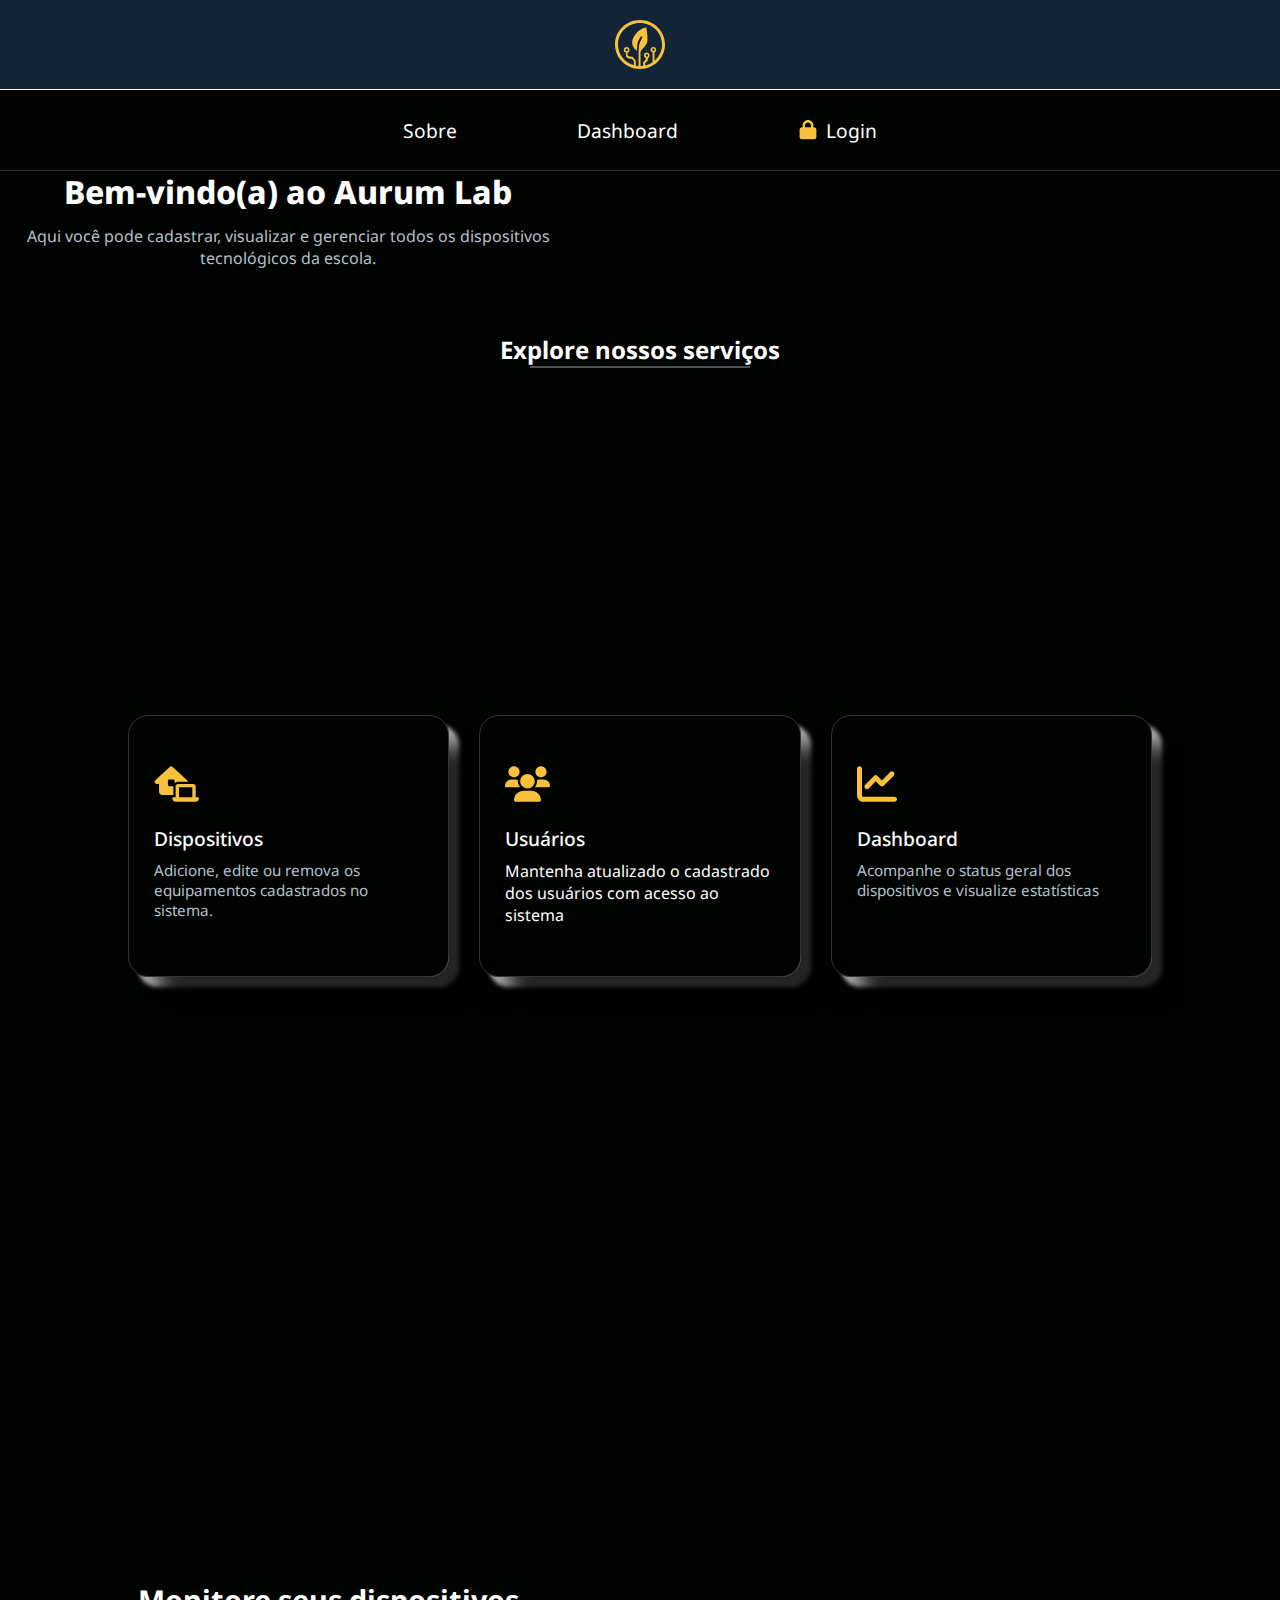
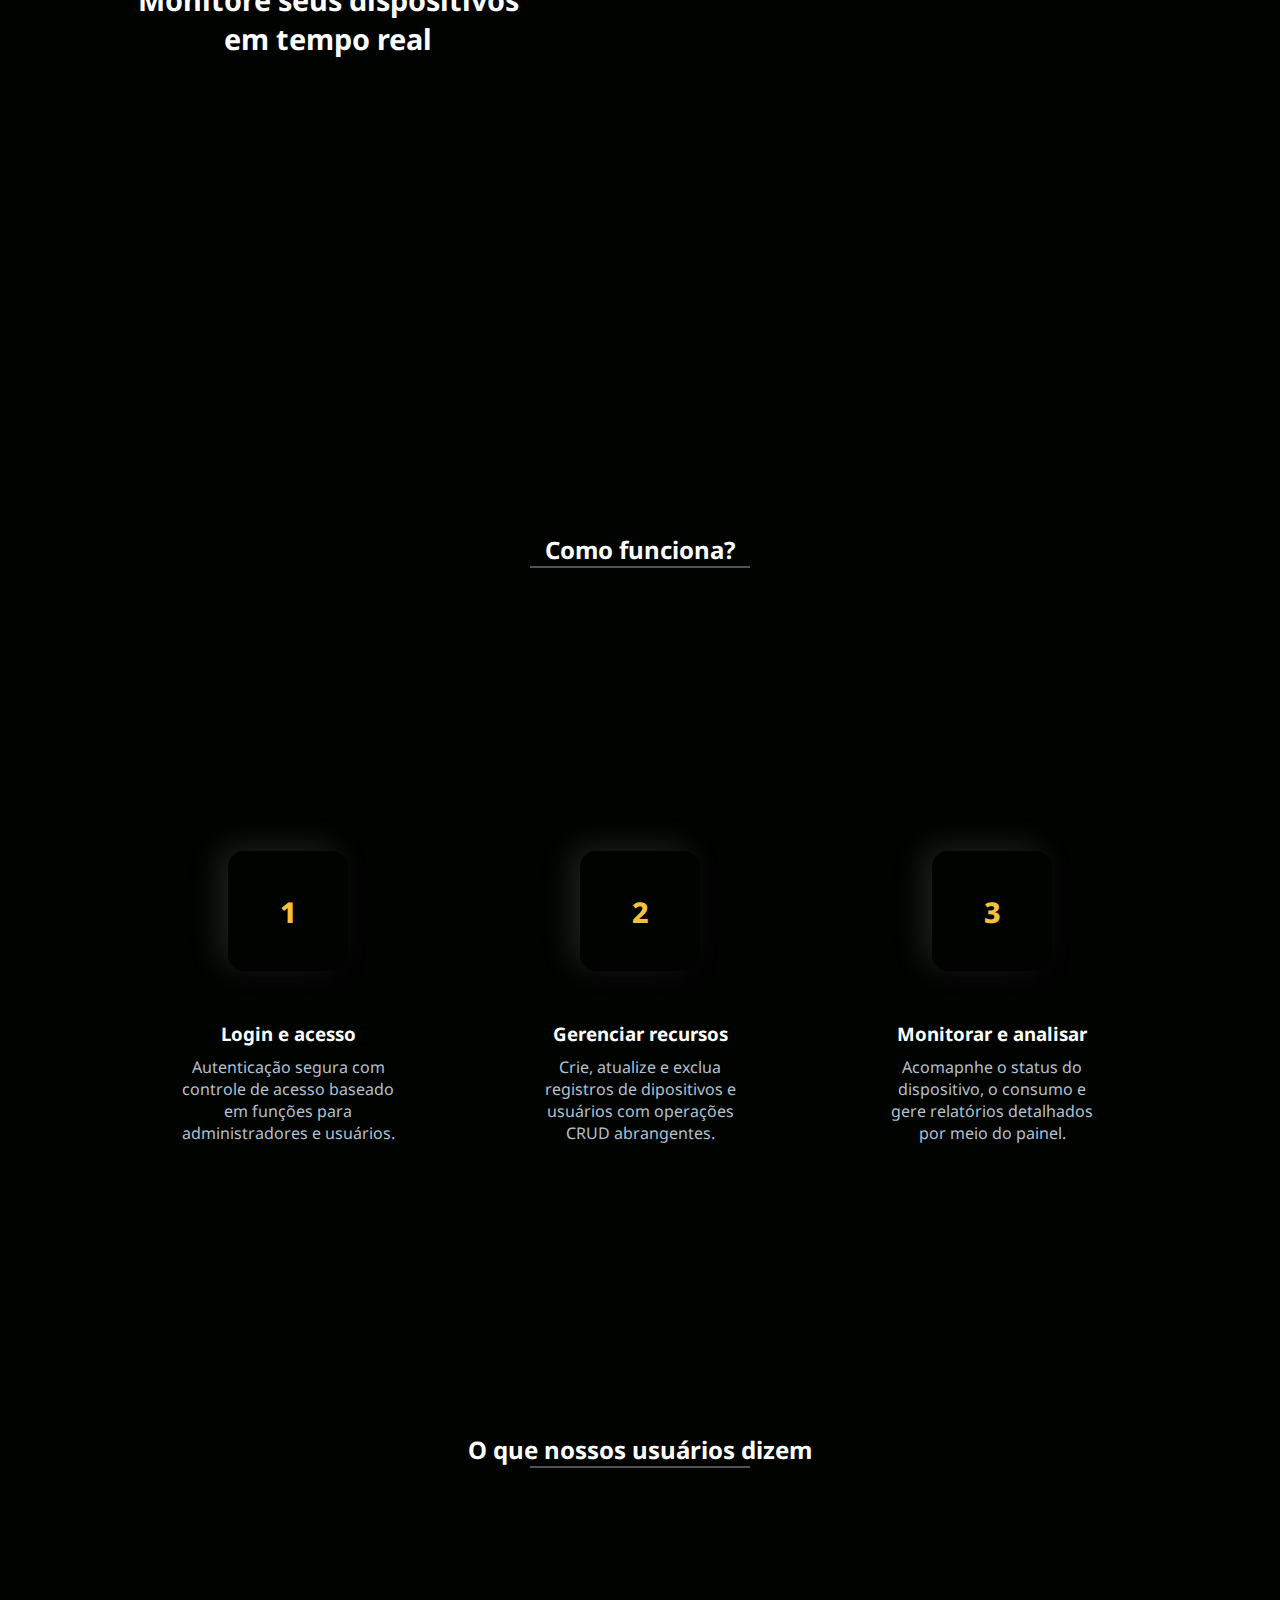
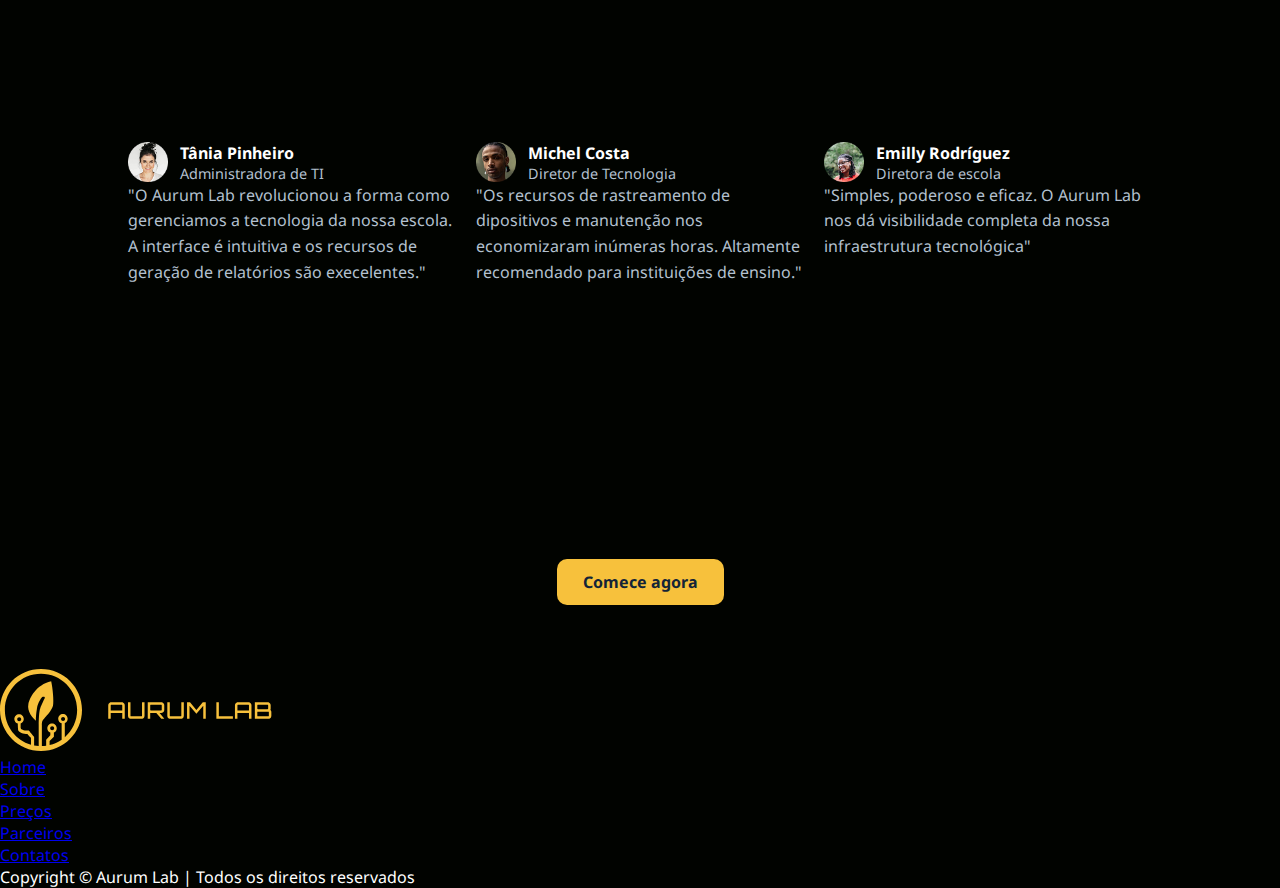
<file: index.html>
<!DOCTYPE html>
<html lang="pt-br">
<head>
    <meta charset="UTF-8">
    <meta name="viewport" content="width=device-width, initial-scale=1.0">
    <title>Aurum Lab - Home</title>
    <link rel="stylesheet" href="styles/styles.css">
</head>
<body>
   <header class="cabecalho">
    <a href="#" class="barra-topo">
        <img src="assets/img/icone-logo.svg" alt="Logotipo Aurum Lab" class="logo">
    </a>
    <nav class="navegacao">
        <ul class="lista-menu">
            <li><a href="" class="link-ativo">Sobre</a></li>
            <li><a href="">Dashboard</a></li>
            <li>
                <a href="" class="item-login">
                    <img class="cadeado" src="assets/icon/lock.svg" alt="">
                    Login
                </a>
            </li>
        </ul>
    </nav>
   </header>
   <main>
    <section class="sessao-banner">
        <div class="textos-banner">
            <h1 class="titulo-banner-principal">Bem-vindo(a) ao Aurum Lab</h1>
            <p class="subtitulo-banner">Aqui você pode cadastrar, visualizar e gerenciar todos os dispositivos tecnológicos da escola.</p>
        </div>
    </section> 
    <section class="secao-servicos">
        <div class="cabecalho-secao">
            <h2>Explore nossos serviços</h2>
            <span class="linha-decorativa"></span>
        </div>
        <div class="grade-servicos">
            <div class="cartao-servico">
                <img src="assets/icon/house-laptop.svg" alt="" class="icone">
                <h3 class="titulo-cartao">Dispositivos</h3>
                <p class="descricao-cartao">Adicione, edite ou remova os equipamentos cadastrados no sistema.</p>
            </div>
            <div class="cartao-servico">
                <img src="assets/icon/users.svg" alt="" class="icone">
                <h3 class="titulo-cartao">Usuários</h3>
                <p class="descricaco-cartao">Mantenha atualizado o cadastrado dos usuários com acesso ao sistema </p>
            </div>
            <div class="cartao-servico">
                <img src="assets/icon/chart-line.svg" alt="" class="icone">
                <h3 class="titulo-cartao">Dashboard</h3>
                <p class="descricao-cartao">Acompanhe o status geral dos dispositivos e visualize estatísticas</p>
            </div>
        </div>
    </section>
   </main>
   <!-- SEÇÃO MONITORAMENTO -->
   <section class="secao-monitoramento">
    <h2 class="titulo-banner-meio">Monitore seus dispositivos em tempo real</h2>
</section>

<!-- SEÇÃO COMO FUNCIONA -->
<section class="secao-como-funciona">
<div class="cabecalho-secao">
    <h2 class="titulo-secao">Como funciona?</h2>
    <span class="linha-decorativa"></span>
</div>
<div class="grade-passos">
    <div class="passo">
        <span class="numero-passo">1</span>
        <h3 class="titulo-passo">Login e acesso</h3>
        <p class="texto-passo">Autenticação segura com controle de acesso baseado em funções para administradores e usuários.</p>
    </div>
    <div class="passo">
        <span class="numero-passo">2</span>
        <h3 class="titulo-passo">Gerenciar recursos</h3>
        <p class="texto-passo">Crie, atualize e exclua registros de dipositivos e usuários com operações CRUD abrangentes.</p>
    </div>
    <div class="passo">
        <span class="numero-passo">3</span>
        <h3 class="titulo-passo">Monitorar e analisar</h3>
        <p class="texto-passo">Acomapnhe o status do dispositivo, o consumo e gere relatórios detalhados por meio do painel.</p>
    </div>
</div>
</section>

<!-- SEÇÃO DEPOIMENTOS -->
<section class="secao-depoimentos">
<div class="cabecalho-secao">
    <h2 class="titulo-secao">O que nossos usuários dizem</h2>
    <span class="linha-decorativa"></span>
</div>
<div class="grade-depoimentos">
    <div class="depoimento">
        <div class="topo-depoimento">
            <img class="foto-usuario" src="assets/img/img-user1.png" alt="">
            <div>
                <h3 class="nome-usuario">Tânia Pinheiro</h3>
                <p class="cargo-usuario">Administradora de TI</p>
            </div>
        </div>
        <p class="texto-depoimento">"O Aurum Lab revolucionou a forma como gerenciamos a tecnologia da nossa escola. A interface é intuitiva e os recursos de geração de relatórios são execelentes."</p>
    </div>
    <div class="depoimento">
        <div class="topo-depoimento">
            <img class="foto-usuario" src="assets/img/img-user2.png" alt="">
            <div>
                <h3 class="nome-usuario">Michel Costa</h3>
                <p class="cargo-usuario">Diretor de Tecnologia</p>
            </div>
        </div>
        <p class="texto-depoimento">"Os recursos de rastreamento de dipositivos e manutenção nos economizaram inúmeras horas. Altamente recomendado para instituições de ensino."</p>
    </div>
    <div class="depoimento">
        <div class="topo-depoimento">
            <img  class="foto-usuario" src="assets/img/img-user3.png" alt="">
            <div>
                <h3 class="nome-usuario">Emilly Rodríguez</h3>
                <p class="cargo-usuario">Diretora de escola</p>
            </div>
        </div>
        <p class="texto-depoimento">"Simples, poderoso e eficaz. O Aurum Lab nos dá visibilidade completa da nossa infraestrutura tecnológica"</p>
    </div>
</div>
<a href="" class="botao-primario">Comece agora</a>
</section>
</main>

<!-- RODAPÉ -->
<footer class="rodape">
<div class="rodape-conteudo">
<a href="#">
    <img src="assets/img/logo-horizontal.svg" alt="" class="logo-rodape">
</a>
<nav>
    <ul class="lista-rodape">
        <li><a href="#">Home</a></li>
        <li><a href="#">Sobre</a></li>
        <li><a href="#">Preços</a></li>
        <li><a href="#">Parceiros</a></li>
        <li><a href="#">Contatos</a></li>
    </ul>
</nav>
</div>
<div class="final-rodape">
<div class="linha-divisoria"></div>
<p class="direitos">
    Copyright © Aurum Lab | Todos os direitos reservados
</p>
</div>
</footer>
</body>
</html>
</file>
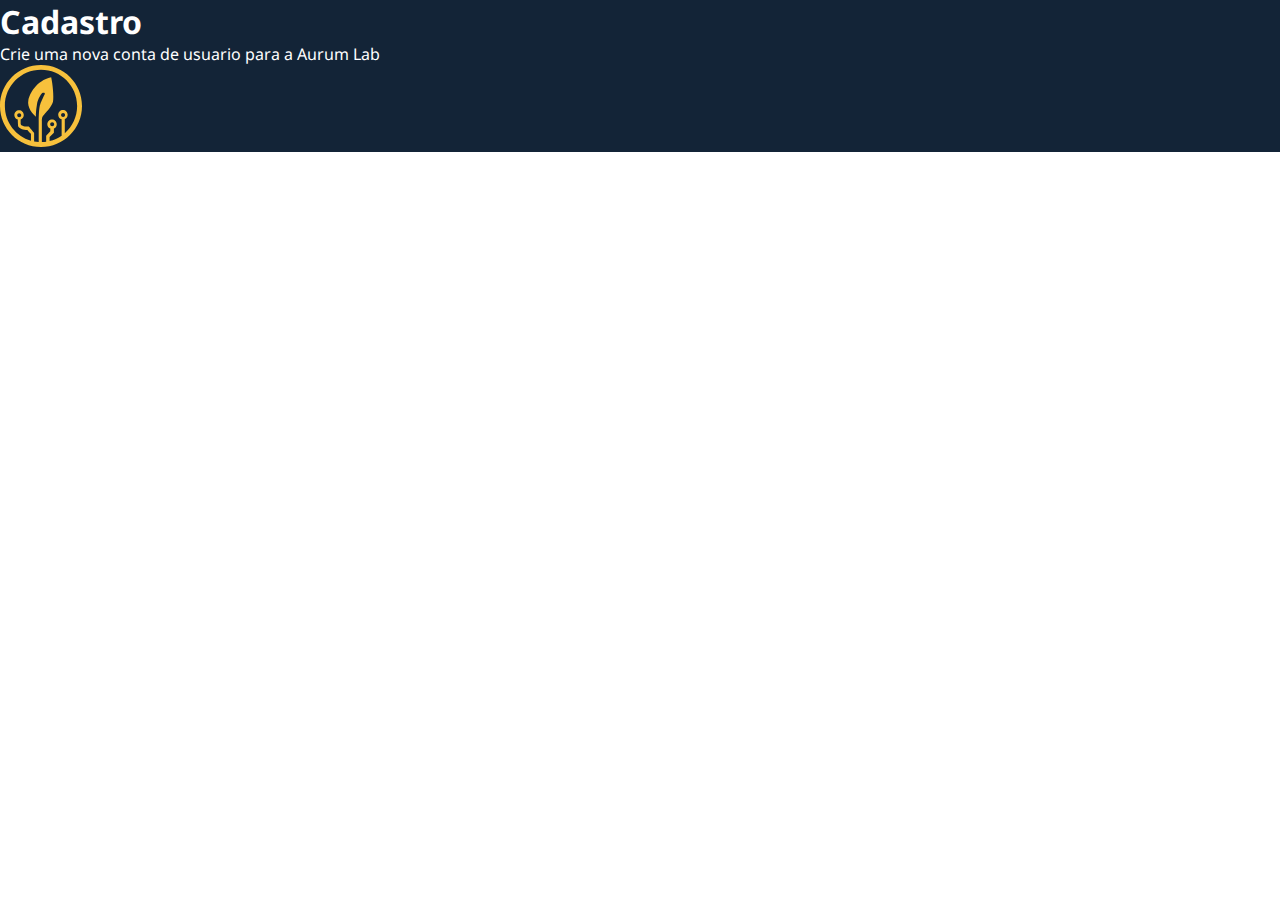
<file: cadastro.html>
<!DOCTYPE html>
<html lang="en">
<head>
    <meta charset="UTF-8">
    <meta name="viewport" content="width=device-width, initial-scale=1.0">
    <title>Aurum Lab - Cadastro</title>
    <link rel="stylesheet" href="styles/cadastro.css">
    <link rel="stylesheet" href="styles/global.css">
</head>
<body>
    <header class="cabecalho">
        <h1>Cadastro</h1>
        <p>Crie uma nova conta de usuario para a Aurum Lab</p>
        <img class="logo" src="assets/img/icone-logo.svg" alt="">
    </header>
</body>
</html>
</file>
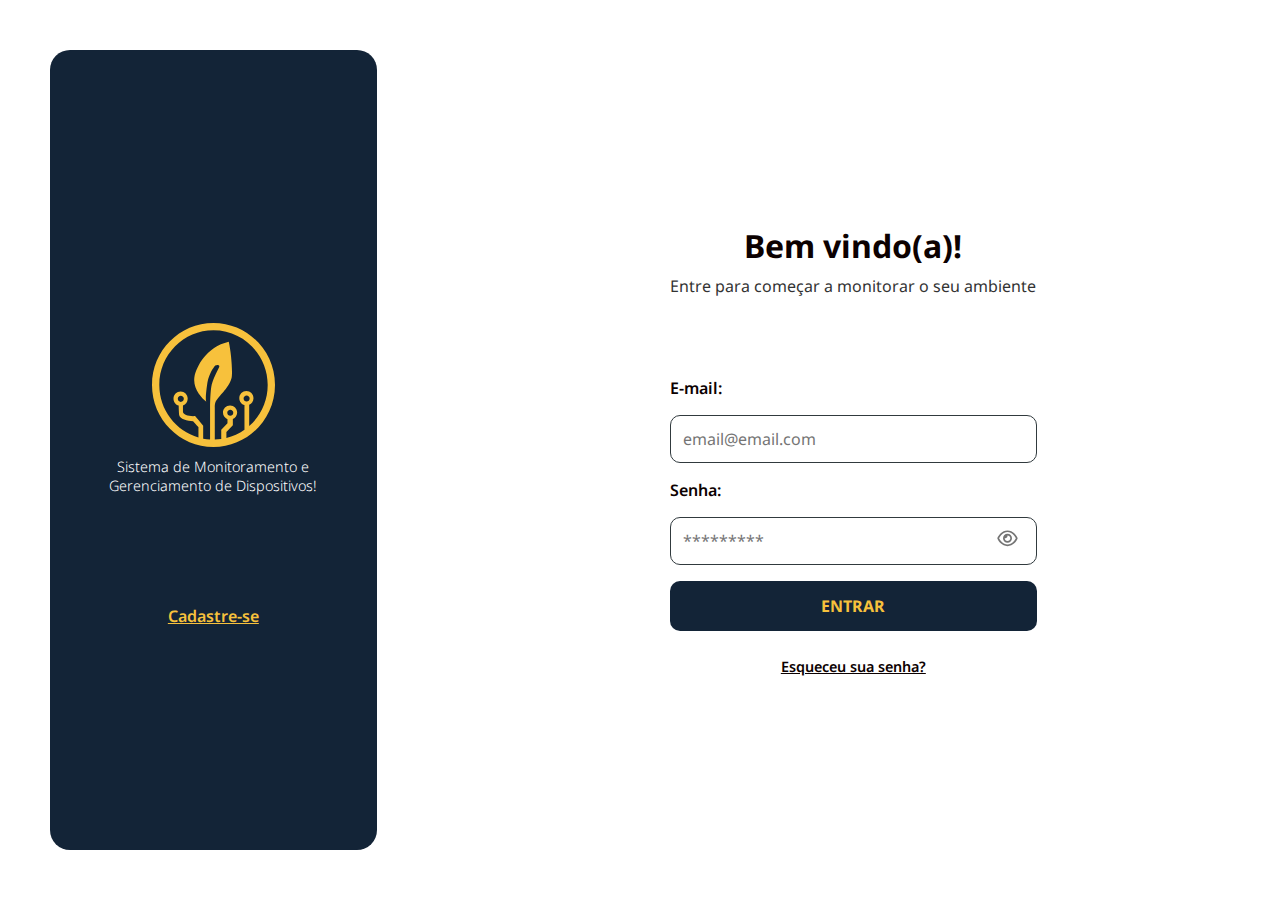
<file: login.html>
<!DOCTYPE html>
<html lang="pt-br">
<head>
  <meta charset="UTF-8">
  <meta name="viewport" content="width=device-width, initial-scale=1.0">
  <title>Aurum Lab - Login</title>
  <link rel="stylesheet" href="styles/login.css">
  <link rel="stylesheet" href="styles/global.css">
</head>
<body>
  <main class="container-login">
    <!-- Lado esquerdo -->
    <aside class="painel-esquerdo">
      <img src="assets/img/icone-logo.svg" alt="Logotipo Aurum Lab" class="logo">
      <p class="descricao">Sistema de Monitoramento e Gerenciamento de Dispositivos!</p>
      <a href="#" class="link-cadastro">Cadastre-se</a>
    </aside>

    <!-- Lado direito -->
    <section class="painel-direito">
      <header class="cabecalho-login">
        <h2 class="titulo-login">Bem vindo(a)!</h2>
        <p class="subtitulo-login">Entre para começar a monitorar o seu ambiente</p>
      </header>

      <form class="form-login">
        <label for="email">E-mail:</label>
        <input type="email" id="email" placeholder="email@email.com" required>

        <label for="senha">Senha:</label>
        <div class="campo-senha">
          <input type="password" id="senha" placeholder="*********" required>
          <span class="icone-olho">
            <img src="assets/icon/eye.svg" alt="">
          </span>
        </div>

        <button type="submit" class="botao-login">ENTRAR</button>

        <a href="#" class="link-esqueci">Esqueceu sua senha?</a>

        <p class="erro-login">E-mail e senha incorretos</p>
      </form>
    </section>
  </main>
</body>
</html>
</file>
<file: styles/styles.css>
@import url('https://fonts.googleapis.com/css2?family=Noto+Sans:ital,wght@0,100..900;1,100..900&display=swap'); /*importar fonte do google fontes, direto pro css*/

/*AJUSTES GLOBAIS*/
:root /*criar variáveis para chamar o nome direto na estilização*/
{
    --fundo: #132437; /*variável para fundo*/
    --bg-home: #010300;
    --linha-decorativa: #C7CDD6;
    --texto-suave: #B3C0CF;
    --branco: #FFFFFF;
    --amarelo: #F7C13C;
    --borda-suave: rgba(255,255,255,0.2);
    --sombra-passo-clara: rgba(145,145,145,0.2);
    --sombra-passo-escura: rgba(0,0,0,0.5);
    --sombra-neo-clara: rgba(255,255,255,0.7);
    --sombra-neo-escura: rgba(0,0,0,0.8);
}

*
{
    box-sizing: border-box;
    margin: 0;
    padding: 0;
    font-family: "Noto Sans", sans-serif;
}

html
{
    scroll-behavior: smooth;/*rolar de forma mais suave a tela*/
}

body
{
    color: var(--branco); /*chama a variável criada no root diretamente, ja empregando sua cor*/
    background-color: var(--bg-home);
}

/*CABEÇALHO*/
.cabecalho
{
    display: flex;
    flex-direction: column;
    background-color: var(--fundo);
    box-shadow: 0 1px 0 var(--borda-suave); /*criar sombra, as variáveis em ordem são: eixo x, eixo y, blur(esfumaçado) e cor*/
}

.logo
{
    width: 4%; /*em relação ao elemento pai*/
}

.barra-topo
{
    display: flex;
    align-items: center;
    justify-content: center;
    padding: 40px 20px;
    height: 10vh;
    border-bottom: 1px solid var(--branco);/*cria a borda abaixo do elemento estilizado*/
}

.navegacao
{
    display: flex;
    justify-content: center;
    align-items: center;
    height: 5vh;
    padding: 40px;
    background-color: var(--bg-home);
}

.lista-menu
{
    display: flex;
    align-items: center;
    justify-content: center;
    list-style: none; /*tirar bolinhas padrão de uma lista não ordenada do html*/
    gap: 10%;/*espaço entre os itens estilizados iguais*/
    width: 100%;
}

.lista-menu a /*estilizar os "a" que esa dentro do lista-menu*/
{
    color: var(--branco);
    font-size: 1.2em; /*tamanho da fonte*/
    text-decoration: none; /*tirar a decoração do texto, ex: tira o sublinhado dele*/
}

.lista-menu a:hover /*ao passar o mouse por cima dos elementos "a"*/
{
    opacity: 0.5; /*50%*/
}

.item-login
{
    display: flex;
    align-items: center;
    gap: 8px;
}

.cadeado
{
    width: 20px;
    height: 20px    ;
}

.secao-banner
{
   background-image: url(../assets/img/Banner\ Home.png);
   background-position: 20% bottom; 
   background-repeat: no-repeat;
   background-size: 70%;

   display: flex;
   flex-direction: column;
   justify-content: center;
   align-items: flex-end;
   height: 50vh;
   padding: 0 10%;
}

.textos-banner
{
    display: flex;
    flex-direction: column;
    align-items: center;
    justify-content: center;
    text-align: center;
    max-width: 45%;
}

.titulo-banner-principal
{
    font-size: 2rem; /*tamanho da fonte se baseando no tamanho raiz da fonte*/
    font-weight: 800; /*peso da fonte-espessura*/
    margin-bottom: 12px;
}

.subtitulo-banner
{
    text-align: center;
    color: var(--texto-suave);
}

/*SERVIÇOS*/

.secao-servicos
{
    display: flex;
    flex-direction: column;
    align-items: center;
    justify-content: space-between;
    height: 100vh;
    background-color: var(--bg-home);
    padding: 5% 10% 15%;
}

.h2
{
    font-size: 1.8em; /*o tamanho se baseia no tamanho do elmento pai, pelo em*/
    font-weight: 700;
    margin-bottom: 15px;
}

.linha-decorativa
{
    width: 220px;
    height: 2px;
    background-color: var(--linha-decorativa);
    opacity: .4;
}

.cabecalho-secao
{
    display: flex;
    flex-direction: column;
    align-items: center;
}

.grade-servicos
{
    display: grid; /*possibilita a criação de colunas do mesmo tamanho*/
    grid-template-columns: repeat(3, 1fr); /*o repeat cria colunas do mesmo tamnaho, nesse caso três colunas*/
    gap: 30px;
}

.cartao-servico
{
    border-radius: 20px;
    padding: 50px 25px;
    box-shadow: 30px 30px 20px var(--sombra-neo-escura),
                10px 10px 4px var(--sombra-neo-clara);
    border: 1px solid var(--borda-suave);
}

.icone
{
    height: 36px;
    margin-bottom: 10px;
}

.titulo-cartao
{
    margin: 8px 0;
    font-size: 1.2em;
    font-weight: 500;
    color: var(--branco);
}

.descricao-cartao
{
    color: var(--texto-suave);
    font-size: 0.95em;
}

.secao-monitoramento
{
background-image: url(../assets/img/Banner\ monitore\ dispositivos.png);
background-repeat: no-repeat;
background-position: center;
background-size: cover;
background-attachment: fixed;
width: 100%;
height: 100vh;
padding: 80px 0;
display: flex;
align-items: center;
}

.titulo-banner-meio
{font-size: 1.8rem;
text-align: center;
width: 400px;
margin-left: 10%;
}

.secao-como-funciona
{
padding: 5% 10% 10%;
display: flex;
flex-direction: column;
align-items:center;
gap: 40%;
height: 100vh;
}

.grade-passos
{
    display: grid;
    grid-template-columns: repeat(3, 1fr);
    gap: 32px;
    justify-items:center ;
}

.passo 
{
    display: flex;
    flex-direction: column;
    align-items: center;
    text-align: center;
    max-width: 70%;
}

.numero-passo
{
    display: flex;
    align-items: center;
    justify-content: center;
    width: 120px;
    height: 120px;
    border-radius: 16px;
    font-weight: 800;
    font-size: 1.8rem;
    color: var(--amarelo);
    box-shadow: 
    -10px -5px 30px var(--sombra-passo-clara),
    10px 10px 4px var(--sombra-passo-escura);
    margin-bottom: 50px;

}

.titulo-passo
{
    margin-bottom: 10px;
    font: size 1.1rem; 
}

.texto-passo
{
    color: var(--texto-suave);
}

/*Depoimentos*/

.secao-depoimentos
{
    display: flex;
    flex-direction: column;
    justify-content: space-between;
    align-items: center;
    padding: 5% 10%;
    height: 100vh;
}

.grade-depoimentos                              
{
    display: grid;
    grid-template-columns: repeat(3, 1fr);
    gap: 20px;
}

.grade-depoimento
{
    display: flex;
    flex-direction: column;
    gap: 20px;
    border-radius: 20px;
    padding: 18px 18px 20px;
    box-shadow: 
        -5px -5px 15px var(--sombra-passo-clara)
        10px 10px 4px var(--sombra-passo-escura);
}

.topo-depoimento
{
    display: flex;
    align-items: center;
    gap: 12px;
}

.foto-usuario
{
    width: 40px;
    height: 40px;
}

.nome-usuario
{
    font-size: 1em;
}

.cargo-usuario
{
    color: var(--texto-suave);
    font-size: 0.90em;
}

.texto-depoimento
{
    color: var(--texto-suave);
    line-height: 1.6;
}

.botao-primario
{
    background-color: var(--amarelo);
    color: var(--fundo);
    padding: 12px 26px;
    border-radius: 10px;
    text-decoration: none;
    font-weight: 700;
    transition: transform .15s ease;
}

.botao-primario:hover
{
    transform: translateY(-10px);
    background-color: #d7a31d;
}
</file>
<file: styles/cadastro.css>
body
{
    background-color: var(--branco);
    color: var(--texto-branco);
}

.cabecalho 
{
    background-color: #132437;
}

.logo
{
    
}
</file>
<file: styles/global.css>
@import url('https://fonts.googleapis.com/css2?family=Noto+Sans:ital,wght@0,100..900;1,100..900&display=swap'); /*importar fonte do google fontes, direto pro css*/

/*AJUSTES GLOBAIS*/
:root /*criar variáveis para chamar o nome direto na estilização*/
{
    --fundo: #132437; /*variável para fundo*/
    --bg-home: #010300;
    --linha-decorativa: #C7CDD6;
    --texto-suave: #B3C0CF;
    --branco: #FFFFFF;
    --amarelo: #F7C13C;
    --borda-suave: rgba(255,255,255,0.2);
    --sombra-passo-clara: rgba(145,145,145,0.2);
    --sombra-passo-escura: rgba(0,0,0,0.5);
    --sombra-neo-clara: rgba(255,255,255,0.7);
    --sombra-neo-escura: rgba(0,0,0,0.8);
    --texto-escuro: #0c0101;
    --borda: #313A3E;
    --erro: #d40000;
    --texto-branco: #ffff;
}

*
{
    box-sizing: border-box;
    margin: 0;
    padding: 0;
    font-family: "Noto Sans", sans-serif;
}

html
{
    scroll-behavior: smooth;/*rolar de forma mais suave a tela*/
}
</file>
<file: styles/login.css>
body
{
    background-color:var(--branco);
    color: var(--texto-escuro);
}

.container-login
{
    display: grid;
    grid-template-columns: 1fr 2fr;
    height: 100vh;
}

/*Lado esquerdo*/

.painel-esquerdo
{
    display: flex;
    flex-direction: column;
    align-items: center;
    justify-content: center;
    margin: 50px;
    padding: 40px;
    border-radius: 20px;
    text-align: center;
    background-color: var(--fundo);
    color: var(--branco);
}

.logo
{
    width: 50%;
    margin: 50px 0 10px;
}

.descricao
{
    margin: 0 0 60px;
    font-size: 0.9em;
    font-weight: 300;
}

.link-cadastro
{
    color: var(--amarelo);
    font-weight: 600;
    margin-top: 50px;
    text-decoration: underline;
}

/*Lado direito*/

.painel-direito
{
    display: flex;
    flex-direction: column;
    justify-content: center;
    align-items: center;
    text-align: center;
    gap: 50px;
    padding: 40px 60px;
}

.cabecalho-login
{
    margin-bottom: 30px;
}

.titulo-login
{
    font-size: 2rem;
    margin: 0;
}

.subtitulo-login
{
    margin: 8px 0 0;
    color: #333;
}

.form-login
{
    display: flex;
    flex-direction: column;
    align-items: center;
    width: 50%;
    gap: 16px;
}

label 
{
    font-weight: 600;
    align-self: flex-start;
}

input
{
    padding: 12px;
    border: 1px solid var(--borda);
    border-radius: 10px;
    font-size: 1rem;
    width: 100%;
}

.campo-senha
{
    display: flex;
    align-items: center;
    width: 100%;
    position: relative;
}

.icone-olho
{
    position: absolute;
    right: 5%;
    top: 50%;
    transform: translateY(-50%); /*move o elemento para cima, metade da usa propria altura*/
}

.botao-login
{
    background-color: var(--fundo);
    color: var(--amarelo);
    padding: 14px;
    border: none;
    border-radius: 10px;
    font-weight: 700;
    font-size: 1rem;
    width: 100%;
}

.botao-login:hover
{
    background-color: #26394e;
    cursor: pointer;
}

.link-esqueci
{
    text-align: center;
    font-size: 0.9rem;
    text-decoration: underline;
    font-weight: 600;
    color: var(--texto-escuro);
    margin-top: 10px;
}

.erro-login
{
    color: var(--erro);
    font-weight: 600;
    text-align: center;
    margin-top: 20px;
    display: none; /*Esconde o elemento na tela*/
}
</file>
